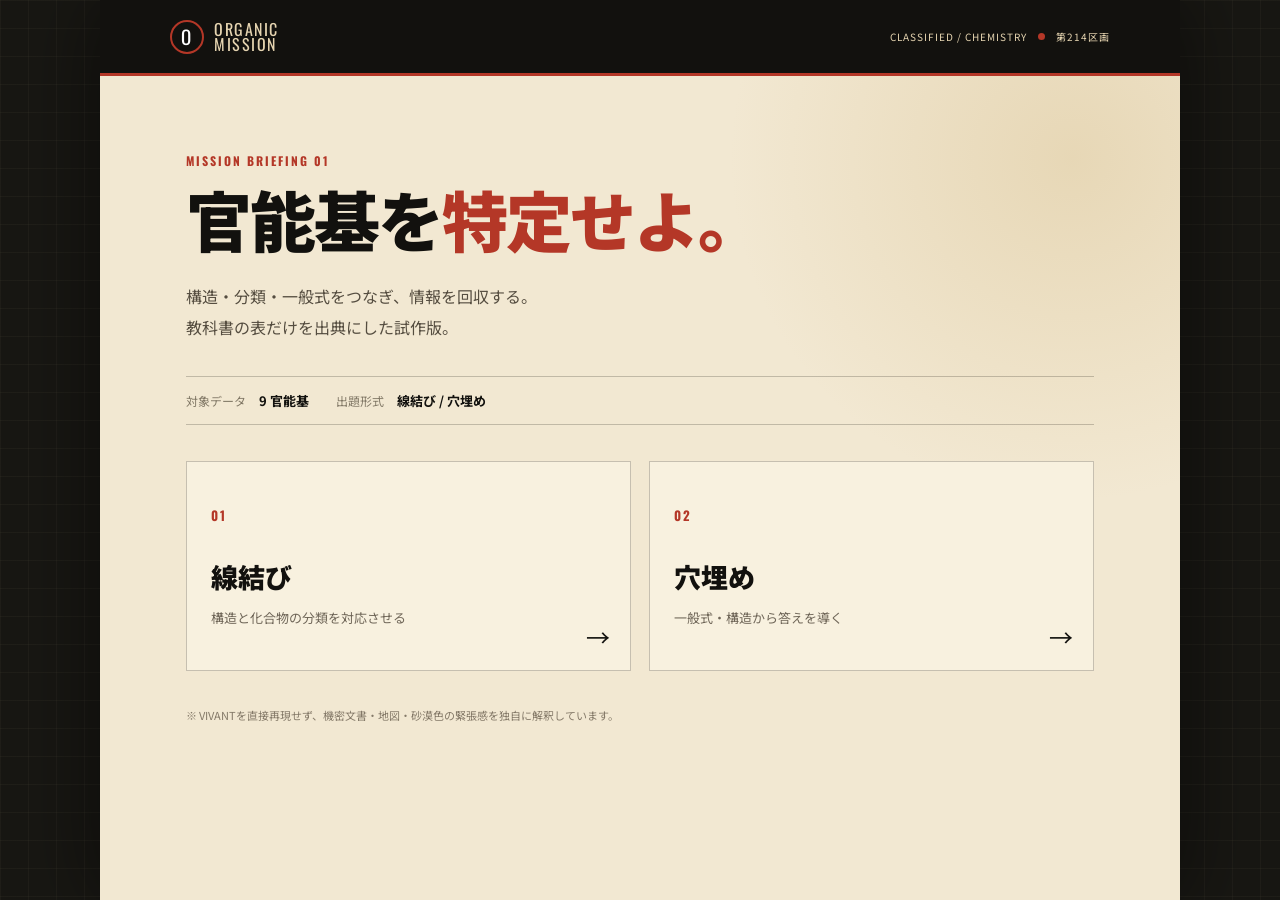
<file: organic-mission/index.html>
<!doctype html>
<html lang="ja">
  <head>
    <meta charset="UTF-8" />
    <meta name="viewport" content="width=device-width, initial-scale=1.0" />
    <meta name="theme-color" content="#12110e" />
    <title>官能基ミッション</title>
    <link rel="preconnect" href="https://fonts.googleapis.com" />
    <link rel="preconnect" href="https://fonts.gstatic.com" crossorigin />
    <link href="https://fonts.googleapis.com/css2?family=Noto+Sans+JP:wght@400;500;700;900&family=Oswald:wght@500;700&display=swap" rel="stylesheet" />
    <link rel="stylesheet" href="styles.css" />
  </head>
  <body>
    <main class="shell">
      <header class="topbar">
        <div class="brand"><span class="brand-mark">O</span><span>ORGANIC<br />MISSION</span></div>
        <div class="top-meta"><span>CLASSIFIED / CHEMISTRY</span><span class="pulse"></span><span>第214区画</span></div>
      </header>

      <section id="briefing" class="screen active">
        <p class="eyebrow">MISSION BRIEFING 01</p>
        <h1>官能基を<span>特定せよ。</span></h1>
        <p class="lead">構造・分類・一般式をつなぎ、情報を回収する。<br />教科書の表だけを出典にした試作版。</p>
        <div class="data-strip"><span>対象データ</span><strong>9 官能基</strong><span>出題形式</span><strong>線結び / 穴埋め</strong></div>
        <div class="mode-grid">
          <button class="mode-card" data-mode="match"><span class="card-no">01</span><span class="card-title">線結び</span><span>構造と化合物の分類を対応させる</span><i>→</i></button>
          <button class="mode-card" data-mode="blank"><span class="card-no">02</span><span class="card-title">穴埋め</span><span>一般式・構造から答えを導く</span><i>→</i></button>
        </div>
        <p class="note">※ VIVANTを直接再現せず、機密文書・地図・砂漠色の緊張感を独自に解釈しています。</p>
      </section>

      <section id="match" class="screen">
        <div class="mission-head"><div><p class="eyebrow">MISSION 01 / LINK ANALYSIS</p><h2>正しい組を<span>照合せよ。</span></h2></div><div class="score">確保済み <b id="match-score">0</b> / 5</div></div>
        <p class="instruction">左の「官能基の構造」を選び、対応する右の「化合物の分類」を選んでください。</p>
        <div class="link-board"><div class="column"><p class="column-label">FUNCTIONAL GROUP</p><div id="structure-list" class="choice-list"></div></div><div class="connection"><span>SELECT</span><b>↔</b><span>LINK</span></div><div class="column"><p class="column-label">CLASSIFICATION</p><div id="category-list" class="choice-list"></div></div></div>
        <div class="actions"><button class="ghost" data-back>← 任務一覧へ</button><button class="primary" id="next-match">次の照合 →</button></div>
      </section>

      <section id="blank" class="screen">
        <div class="mission-head"><div><p class="eyebrow">MISSION 02 / CODE BREAKING</p><h2>空欄を<span>埋めよ。</span></h2></div><div class="score">正答 <b id="blank-score">0</b> / 5</div></div>
        <div id="question-card" class="question-card"></div>
        <div id="answer-options" class="answer-options"></div>
        <p id="feedback" class="feedback"></p>
        <div class="actions"><button class="ghost" data-back>← 任務一覧へ</button><button class="primary" id="next-blank">次の問題 →</button></div>
      </section>
    </main>
    <script src="app.js"></script>
  </body>
</html>
</file>
<file: organic-mission/styles.css>
:root{--ink:#12110e;--sand:#e5d4b0;--paper:#f2e8d2;--red:#b43727;--gold:#b38b47;--line:rgba(30,26,19,.23);--muted:#817866}*{box-sizing:border-box}body{margin:0;min-height:100vh;background:#181713;color:var(--ink);font-family:"Noto Sans JP",sans-serif;background-image:linear-gradient(rgba(229,212,176,.04) 1px,transparent 1px),linear-gradient(90deg,rgba(229,212,176,.04) 1px,transparent 1px);background-size:28px 28px}.shell{max-width:1080px;min-height:100vh;margin:auto;background:var(--paper);box-shadow:0 0 80px #0008}.topbar{height:76px;background:var(--ink);color:var(--sand);display:flex;align-items:center;justify-content:space-between;padding:0 6.5%;border-bottom:3px solid var(--red)}.brand{display:flex;gap:10px;align-items:center;font-family:Oswald,sans-serif;letter-spacing:1.5px;line-height:.9}.brand-mark{width:34px;height:34px;border:2px solid var(--red);border-radius:50%;display:grid;place-items:center;color:#fff;font-size:19px}.top-meta{font-size:10px;letter-spacing:1px;display:flex;gap:11px;align-items:center}.pulse{width:7px;height:7px;background:var(--red);border-radius:50%}.screen{display:none;padding:76px 8% 54px;min-height:calc(100vh - 76px);background:radial-gradient(circle at 90% 10%,#d1b67e55,transparent 28%),var(--paper)}.screen.active{display:block}.eyebrow{font:700 12px Oswald,sans-serif;letter-spacing:2px;color:var(--red);margin:0 0 12px}h1,h2{font-size:clamp(35px,6vw,66px);letter-spacing:-2px;line-height:1.14;margin:0;font-weight:900}h1 span,h2 span{color:var(--red)}.lead{font-size:16px;line-height:1.9;color:#554d40;margin:25px 0 34px}.data-strip{border-top:1px solid var(--line);border-bottom:1px solid var(--line);padding:14px 0;display:flex;gap:13px;align-items:center;font-size:12px;color:var(--muted)}.data-strip strong{font-size:13px;color:var(--ink);margin-right:14px}.mode-grid{display:grid;grid-template-columns:1fr 1fr;gap:18px;margin:36px 0}.mode-card{min-height:210px;border:1px solid var(--line);background:#f8f1df;text-align:left;padding:24px;cursor:pointer;position:relative;transition:.2s;font:inherit;color:inherit}.mode-card:hover{transform:translateY(-4px);border-color:var(--red);box-shadow:8px 8px 0 var(--ink)}.card-no{display:block;font:700 13px Oswald,sans-serif;letter-spacing:2px;color:var(--red)}.card-title{display:block;font-size:27px;font-weight:900;margin:32px 0 8px}.mode-card>span:not(.card-no):not(.card-title){font-size:13px;color:#6f6658}.mode-card i{position:absolute;right:20px;bottom:16px;font-size:24px;font-style:normal}.note{font-size:11px;color:#847968}.mission-head{display:flex;justify-content:space-between;align-items:flex-end;border-bottom:1px solid var(--line);padding-bottom:23px}.mission-head h2{font-size:clamp(28px,4vw,45px)}.score{font-size:12px;color:var(--muted);white-space:nowrap}.score b{font:700 28px Oswald,sans-serif;color:var(--red);margin:0 3px}.instruction{font-size:13px;color:#655c4e;margin:23px 0}.link-board{display:grid;grid-template-columns:1fr 72px 1fr;gap:14px;align-items:center}.column-label{font:700 11px Oswald,sans-serif;letter-spacing:1.8px;color:var(--red);margin:0 0 10px}.choice-list{display:grid;gap:9px}.choice{border:1px solid var(--line);background:#fbf5e7;min-height:56px;padding:10px 15px;text-align:left;font:inherit;font-size:15px;cursor:pointer;transition:.15s;display:flex;justify-content:space-between;align-items:center}.choice .formula{font:700 20px Oswald,sans-serif;letter-spacing:1px}.choice:hover{border-color:var(--gold)}.choice.selected{background:var(--ink);border-color:var(--ink);color:var(--sand)}.choice.good{background:#527851;color:white;border-color:#527851}.choice.bad{background:var(--red);color:white;border-color:var(--red)}.connection{display:grid;place-items:center;color:#81745f;font:700 10px Oswald,sans-serif;letter-spacing:1px;gap:4px}.connection b{font-size:32px;color:var(--gold)}.actions{margin-top:30px;display:flex;justify-content:space-between;gap:10px}.actions button{border:0;padding:13px 19px;font:700 12px "Noto Sans JP",sans-serif;cursor:pointer}.ghost{color:#665c4c;background:transparent;border-bottom:1px solid var(--line)!important}.primary{background:var(--red);color:#fff}.question-card{border:1px solid var(--line);background:#fbf5e7;margin:32px 0 20px;padding:36px;position:relative;overflow:hidden}.question-card:after{content:"CONFIDENTIAL";position:absolute;right:-28px;top:15px;color:#b4372719;font:700 36px Oswald,sans-serif;transform:rotate(-20deg)}.question-label{font:700 11px Oswald,sans-serif;letter-spacing:2px;color:var(--red)}.prompt{font-size:18px;font-weight:700;line-height:1.8;margin:18px 0}.chemical{font:700 38px Oswald,sans-serif;letter-spacing:2px}.answer-options{display:grid;grid-template-columns:repeat(2,1fr);gap:10px}.answer{background:#e9dcc2;border:1px solid var(--line);padding:16px;text-align:left;font:700 14px "Noto Sans JP",sans-serif;cursor:pointer}.answer:hover{border-color:var(--red)}.answer.good{background:#527851;color:#fff}.answer.bad{background:var(--red);color:#fff}.feedback{min-height:24px;font-size:13px;font-weight:700}.feedback.good{color:#315c32}.feedback.bad{color:var(--red)}@media(max-width:640px){.topbar{padding:0 5%}.top-meta{display:none}.screen{padding:46px 5% 32px}.mode-grid,.answer-options{grid-template-columns:1fr}.link-board{grid-template-columns:1fr}.connection{display:none}.mission-head{align-items:flex-start;gap:16px;flex-direction:column}.choice{min-height:50px}.question-card{padding:26px 20px}.chemical{font-size:31px}}
</file>
